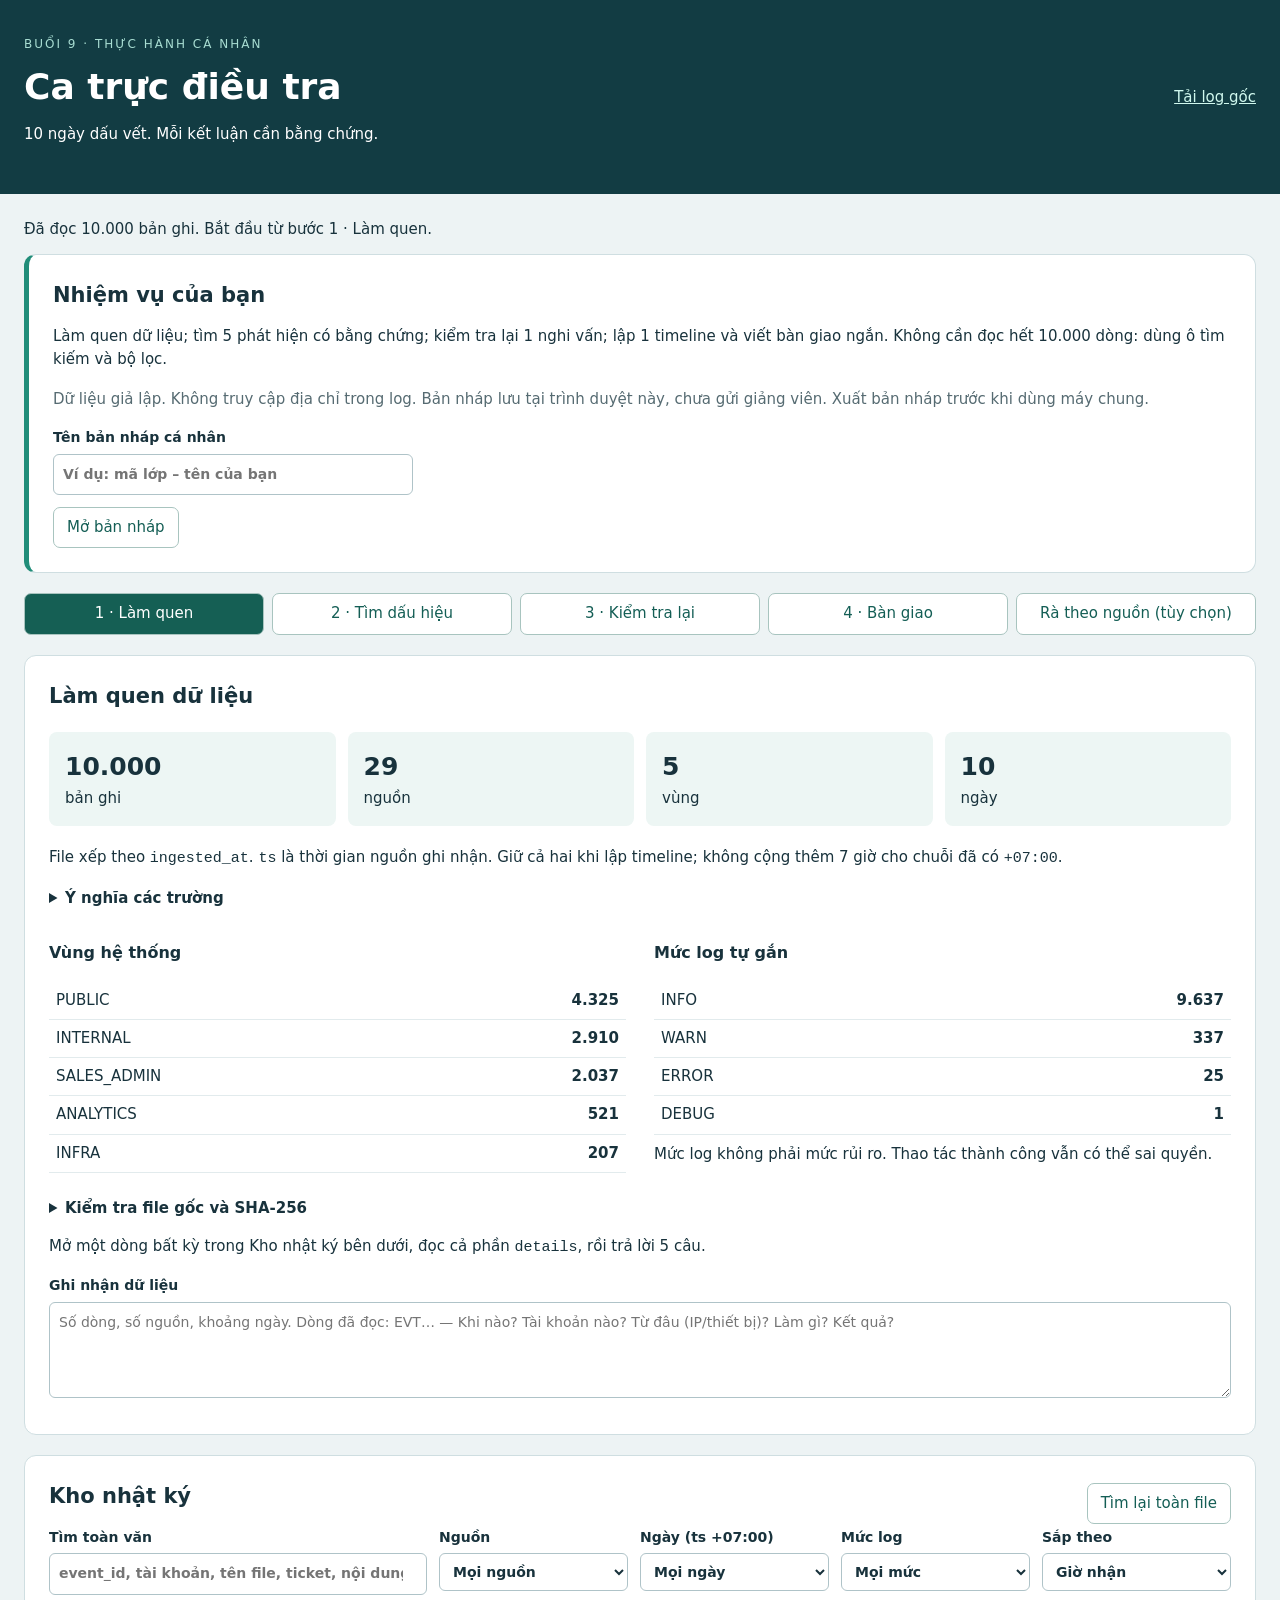
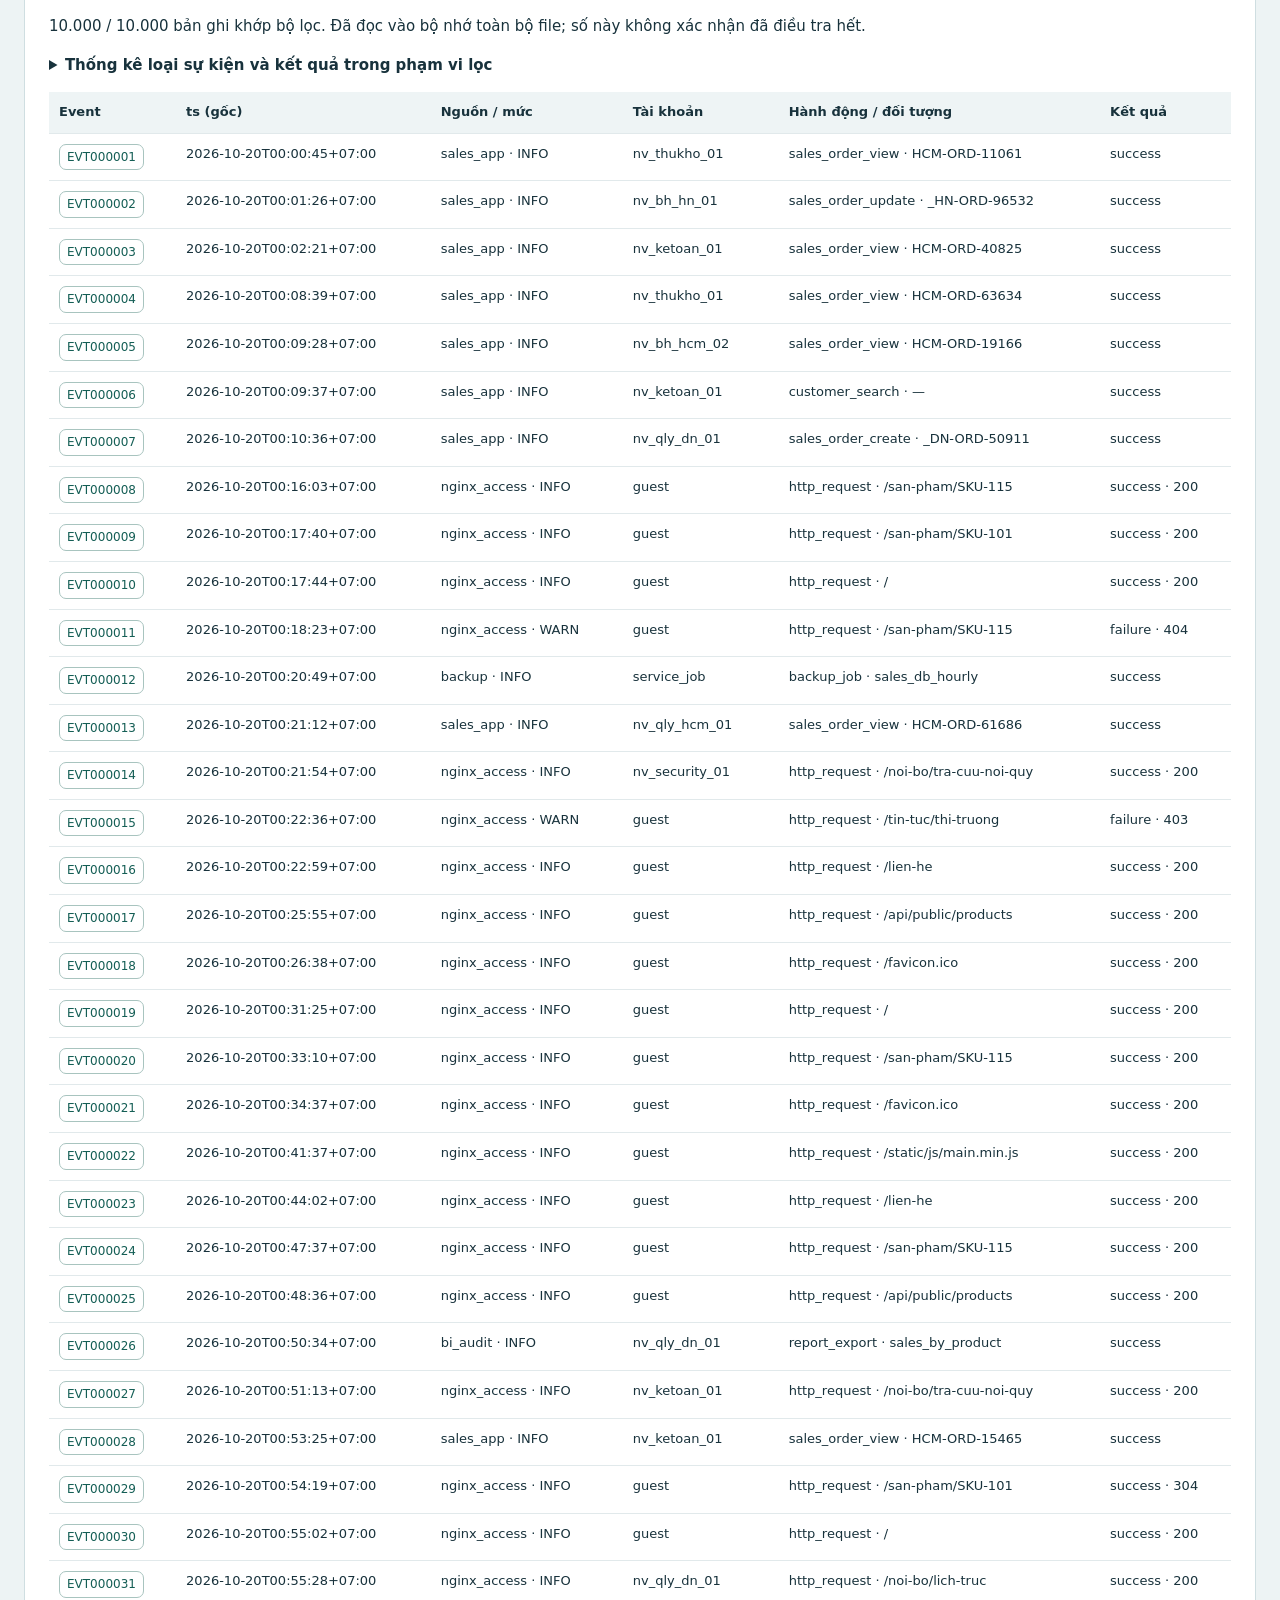
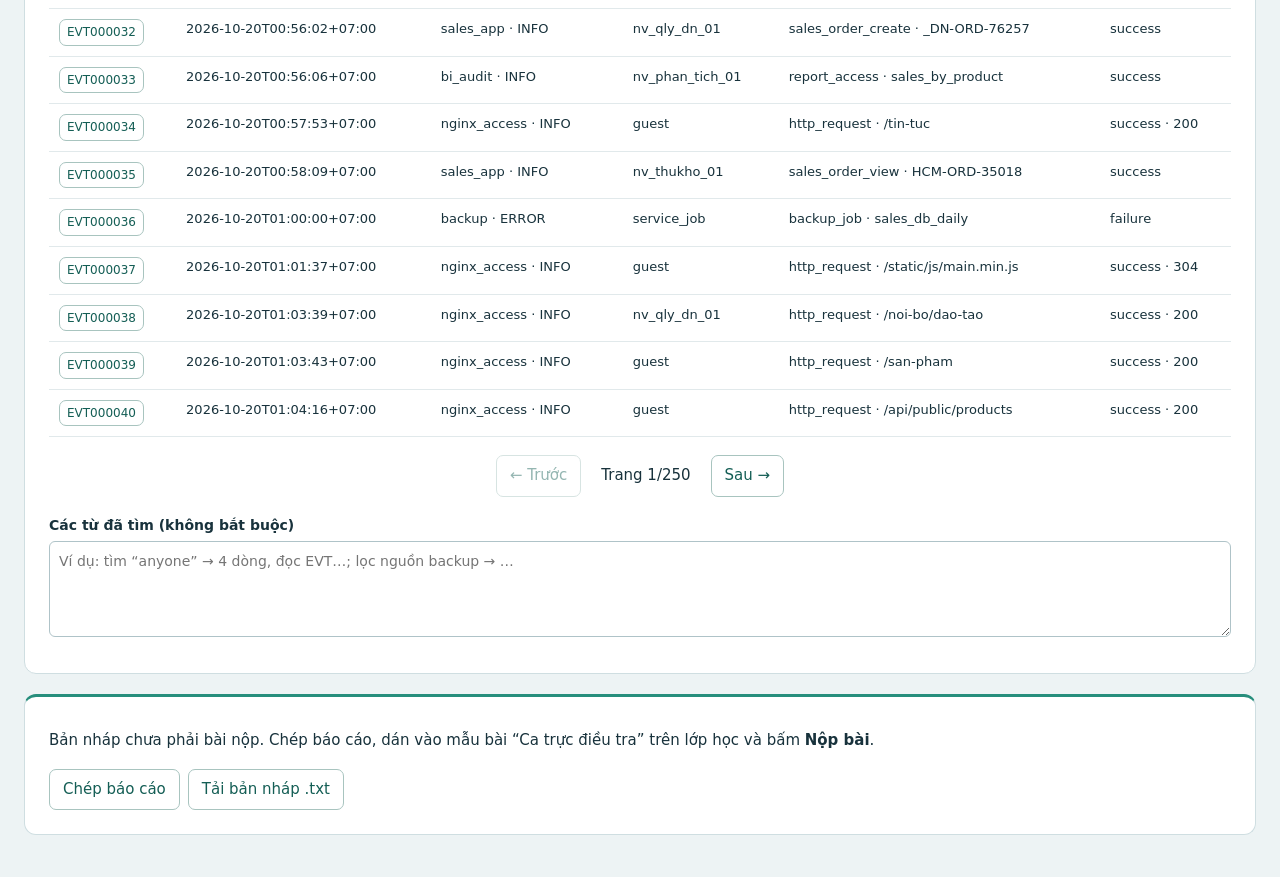
<file: app/static/labs/logs/index.html>
<!doctype html>
<html lang="vi">
<head><meta charset="utf-8"><meta name="viewport" content="width=device-width,initial-scale=1"><title>Buổi 9 · Bàn điều tra nhật ký</title><link rel="stylesheet" href="style.css"></head>
<body>
<header><div><span class="eyebrow">BUỔI 9 · THỰC HÀNH CÁ NHÂN</span><h1>Ca trực điều tra</h1><p>10 ngày dấu vết. Mỗi kết luận cần bằng chứng.</p></div><a href="nhat_ky.jsonl.log" download="nhat_ky_website_10000_dong.jsonl.log">Tải log gốc</a></header>
<main>
<div id="status" role="status" aria-live="polite">Đang đọc nhật ký…</div>
<section class="brief"><h2>Nhiệm vụ của bạn</h2><p>Làm quen dữ liệu; tìm 5 phát hiện có bằng chứng; kiểm tra lại 1 nghi vấn; lập 1 timeline và viết bàn giao ngắn. Không cần đọc hết 10.000 dòng: dùng ô tìm kiếm và bộ lọc.</p><p class="muted">Dữ liệu giả lập. Không truy cập địa chỉ trong log. Bản nháp lưu tại trình duyệt này, chưa gửi giảng viên. Xuất bản nháp trước khi dùng máy chung.</p><label>Tên bản nháp cá nhân <input id="profile" placeholder="Ví dụ: mã lớp – tên của bạn" maxlength="100"></label><button id="load-draft">Mở bản nháp</button><span id="draft-status" role="status"></span></section>
<nav aria-label="Các bước"><button data-tab="map" class="active">1 · Làm quen</button><button data-tab="investigate">2 · Tìm dấu hiệu</button><button data-tab="reflect">3 · Kiểm tra lại</button><button data-tab="handover">4 · Bàn giao</button><button data-tab="scan">Rà theo nguồn (tùy chọn)</button></nav>
<section id="map" class="panel"><h2>Làm quen dữ liệu</h2><div id="metrics" class="metrics"></div><p>File xếp theo <code>ingested_at</code>. <code>ts</code> là thời gian nguồn ghi nhận. Giữ cả hai khi lập timeline; không cộng thêm 7 giờ cho chuỗi đã có <code>+07:00</code>.</p><details><summary>Ý nghĩa các trường</summary><table class="fields"><tbody><tr><th><code>event_id</code></th><td>Mã duy nhất; 6 chữ số trùng số dòng trong file</td></tr><tr><th><code>ts</code></th><td>Thời gian hệ thống nguồn ghi nhận sự kiện</td></tr><tr><th><code>ingested_at</code></th><td>Thời gian hệ thống tập trung nhận sự kiện (dùng để sắp dòng)</td></tr><tr><th><code>source</code>, <code>zone</code>, <code>event_type</code></th><td>Nguồn ghi log, lớp hệ thống, loại hành động</td></tr><tr><th><code>severity</code></th><td>Mức do ứng dụng tự gắn; không phải mức rủi ro thực tế</td></tr><tr><th><code>actor_id</code>, <code>role</code>, <code>org_unit</code></th><td>Tài khoản, vai trò và chi nhánh/đơn vị danh nghĩa</td></tr><tr><th><code>src_ip</code>, <code>device_id</code>, <code>session_id</code>, <code>trace_id</code></th><td>Giúp liên kết dấu vết; không tự chứng minh danh tính người dùng thật</td></tr><tr><th><code>method</code>, <code>path</code>, <code>http_status</code></th><td>Trường HTTP nếu có; sự kiện khác có thể <code>null</code></td></tr><tr><th><code>resource_id</code>, <code>result</code>, <code>bytes_out</code></th><td>Đối tượng, kết quả và dung lượng phản hồi/tải xuống</td></tr><tr><th><code>details</code></th><td>Chi tiết theo hệ thống nguồn: số dòng xuất, chính sách, MFA, phân quyền, file, log…</td></tr></tbody></table></details><div class="two"><div><h3>Vùng hệ thống</h3><div id="zones"></div></div><div><h3>Mức log tự gắn</h3><div id="severities"></div><p>Mức log không phải mức rủi ro. Thao tác thành công vẫn có thể sai quyền.</p></div></div><details><summary>Kiểm tra file gốc và SHA-256</summary><p id="hash"></p><p>Mã băm kiểm tra bản nhận có bị thay đổi; không tự chứng minh log nguồn đầy đủ hoặc xác thực.</p></details><p>Mở một dòng bất kỳ trong Kho nhật ký bên dưới, đọc cả phần <code>details</code>, rồi trả lời 5 câu.</p><label>Ghi nhận dữ liệu<textarea data-note="nhan_ca" placeholder="Số dòng, số nguồn, khoảng ngày. Dòng đã đọc: EVT… — Khi nào? Tài khoản nào? Từ đâu (IP/thiết bị)? Làm gì? Kết quả?"></textarea></label></section>
<section id="scan" class="panel" hidden><h2>Rà theo nguồn và ngày (tùy chọn)</h2><p>Phần làm thêm, không bắt buộc. Bấm tên nguồn hoặc ngày để lọc, rồi ghi ngắn: thường thấy gì, có gì lạ. Chỉ những ô đã ghi mới đưa vào báo cáo.</p><p id="coverage"></p><h3>Theo nguồn</h3><div id="source-notes"></div><h3>Theo ngày của ts (+07:00)</h3><div id="day-notes"></div></section>
<section id="investigate" class="panel" hidden><h2>Tìm 5 phát hiện</h2><p>Năm phát hiện thuộc ít nhất 3 nhóm: <b>đăng nhập</b>, <b>quyền</b>, <b>chia sẻ dữ liệu</b>, <b>web/CSDL</b>, <b>sao lưu</b>, <b>giám sát/log</b>. Ít nhất 1 phát hiện là thao tác thành công (INFO) nhưng vẫn đáng lo.</p><h3>Gợi ý chỗ bắt đầu</h3><p class="muted">Bấm một gợi ý để tìm trên toàn file, rồi mở từng dòng đọc phần details.</p><div class="chips" id="hints"><button type="button" data-hint="anyone">anyone – file mở cho người ngoài?</button><button type="button" data-hint="public_read">public_read – dữ liệu công khai?</button><button type="button" data-hint="disabled">disabled – bảo vệ bị tắt?</button><button type="button" data-hint='"approved_ticket":null'>Xuất dữ liệu không có phê duyệt?</button><button type="button" data-hint="unmanaged">unmanaged – thiết bị lạ?</button><button type="button" data-hint="" data-source="backup">Nguồn backup – sao lưu lỗi?</button></div><p>Thấy dòng lạ: bấm vào <b>actor_id</b> hoặc <b>resource_id</b> trong cửa sổ chi tiết để xem tài khoản/đối tượng đó còn xuất hiện ở đâu, kể cả ngày khác.</p><label>Năm phát hiện<textarea data-note="ho_so" rows="12" placeholder="Phát hiện 1&#10;(a) Event/nguồn: EVT… (nguồn …)&#10;(b) Log cho thấy: trường = giá trị …&#10;(c) Vì sao đáng lo / có thể hợp lệ không: …&#10;(d) Ưu tiên Cao/Vừa/Thấp – việc nên làm tiếp: …&#10;&#10;Phát hiện 2 …"></textarea></label></section>
<section id="reflect" class="panel" hidden><h2>Kiểm tra lại một nghi vấn</h2><p>Chọn một dòng thoạt nhìn đáng ngờ (xuất nhiều dòng, làm ngoài giờ, gõ sai mật khẩu…). Tìm thêm các dòng liên quan, ví dụ cùng tài khoản trong vài phút trước và sau. Có phê duyệt, MFA, VPN công ty không? Sau đó quyết định hạ mức hay giữ nghi ngờ.</p><label>Kiểm tra lại<textarea data-note="phan_bien" rows="8" placeholder="Ban đầu tôi nghi … vì … Sau khi xem thêm EVT… tôi thấy … nên tôi hạ mức / vẫn giữ nghi ngờ. Còn cần hỏi …"></textarea></label></section>
<section id="handover" class="panel" hidden><h2>Timeline và bàn giao</h2><p>Chọn một phát hiện, ghim 3–5 event liên quan từ ít nhất 2 nguồn. Bảng dưới tự sắp theo thời gian.</p><div id="evidence"></div><label>Các dòng nối với nhau thế nào?<textarea data-note="timeline" placeholder="Ví dụ: cùng tài khoản, cùng tên file, cách nhau vài phút…"></textarea></label><label>Bàn giao ca (tối đa 150 từ)<textarea data-note="ban_giao" rows="6" placeholder="3 việc ưu tiên; bằng chứng cần giữ; cần hỏi ai hoặc bộ phận nào."></textarea></label><p id="word-count"></p></section>
<section class="explorer"><div class="section-title"><h2>Kho nhật ký</h2><button id="reset">Tìm lại toàn file</button></div><div class="filters"><label>Tìm toàn văn<input id="query" type="search" placeholder="event_id, tài khoản, tên file, ticket, nội dung details…"></label><label>Nguồn<select id="source"><option value="">Mọi nguồn</option></select></label><label>Ngày (ts +07:00)<select id="day"><option value="">Mọi ngày</option></select></label><label>Mức log<select id="severity"><option value="">Mọi mức</option></select></label><label>Sắp theo<select id="sort"><option value="ingested_at">Giờ nhận</option><option value="ts">Giờ nguồn</option></select></label></div><p id="result-count" aria-live="polite"></p><details><summary>Thống kê loại sự kiện và kết quả trong phạm vi lọc</summary><div id="distribution"></div></details><div class="table-scroll"><table><thead><tr><th>Event</th><th>ts (gốc)</th><th>Nguồn / mức</th><th>Tài khoản</th><th>Hành động / đối tượng</th><th>Kết quả</th></tr></thead><tbody id="rows"></tbody></table></div><div class="pager"><button id="prev">← Trước</button><span id="page"></span><button id="next">Sau →</button></div><label>Các từ đã tìm (không bắt buộc)<textarea data-note="truy_van" placeholder="Ví dụ: tìm “anyone” → 4 dòng, đọc EVT…; lọc nguồn backup → …"></textarea></label></section>
<footer><p>Bản nháp chưa phải bài nộp. Chép báo cáo, dán vào mẫu bài “Ca trực điều tra” trên lớp học và bấm <b>Nộp bài</b>.</p><button id="copy">Chép báo cáo</button><button id="download">Tải bản nháp .txt</button><span id="export-status" role="status"></span></footer>
</main><dialog id="detail"><div class="section-title"><h2 id="detail-title">Bản ghi</h2><button id="close">Đóng</button></div><div id="pivots" class="chips"></div><pre id="json"></pre><button id="pin">Ghim bằng chứng</button></dialog>
<script src="lab.js"></script></body></html>
</file>
<file: app/static/labs/logs/style.css>
:root{font-family:system-ui,-apple-system,"Segoe UI",sans-serif;color:#18323c;background:#edf3f4;font-size:15px;line-height:1.55}*{box-sizing:border-box}body{margin:0}header{background:#123c43;color:white;padding:32px max(24px,calc((100vw - 1280px)/2));display:flex;justify-content:space-between;align-items:center;gap:24px}header a{color:#d0f8ee}h1{font-size:36px;margin:4px 0}h2{font-size:21px;margin:0 0 14px}h3{font-size:16px}.eyebrow{font-size:12px;letter-spacing:2px;color:#a8ddd2}main{max-width:1328px;padding:24px;margin:auto}section,footer{background:white;border:1px solid #cfdee1;border-radius:12px;padding:24px;margin-bottom:20px}p{margin:8px 0 16px}.muted{color:#566b72}.brief{border-left:5px solid #218d79}button,input,select,textarea{font:inherit}button{background:#fff;color:#145e55;border:1px solid #a8c4bf;border-radius:7px;padding:8px 13px;cursor:pointer}button:hover{background:#e8f5f1}button:disabled{opacity:.45;cursor:default}button:focus-visible,a:focus-visible,input:focus-visible,textarea:focus-visible,select:focus-visible{outline:3px solid #258e80;outline-offset:2px}input,select,textarea{background:#fff;border:1px solid #afc3c8;border-radius:6px;padding:9px;max-width:100%;color:#18323c}label{display:block;font-size:14px;font-weight:600}label input,label select,label textarea{display:block;width:100%;margin:5px 0 12px}textarea{min-height:96px;resize:vertical;font-weight:400}.brief input{max-width:360px}nav{display:flex;gap:8px;margin:20px 0;flex-wrap:wrap}nav button{flex:1;min-width:150px}.active{background:#155f54;color:white}.metrics{display:grid;grid-template-columns:repeat(4,1fr);gap:12px;margin:20px 0}.metric{padding:16px;background:#edf6f4;border-radius:8px}.metric strong{display:block;font-size:25px}.two{display:grid;grid-template-columns:1fr 1fr;gap:28px}.stat{display:flex;justify-content:space-between;padding:7px;border-bottom:1px solid #e2ebed}.section-title{display:flex;justify-content:space-between;align-items:center;gap:15px}.filters{display:grid;grid-template-columns:2fr repeat(4,1fr);gap:12px}.table-scroll{overflow:auto}table{border-collapse:collapse;width:100%;font-size:13px}th{text-align:left;background:#eef4f5}th,td{padding:10px;border-bottom:1px solid #e1e9eb;vertical-align:top}td{max-width:300px;overflow-wrap:anywhere}td button{padding:3px 7px;font-size:12px}.pager{display:flex;justify-content:center;align-items:center;gap:20px;margin:18px}.chips{display:flex;flex-wrap:wrap;gap:8px;margin:14px 0}.chips span{background:#e9f3f0;border-radius:20px;padding:5px 12px;font-size:13px}details{margin:15px 0}summary{cursor:pointer;font-weight:600}.review-row{display:grid;grid-template-columns:190px 90px 1fr;gap:12px;align-items:center;border-bottom:1px solid #e0eaeb;padding:10px 0}.review-row textarea{min-height:65px;width:100%}dialog{width:min(950px,95vw);max-height:90vh;border:1px solid #98b5b4;border-radius:12px;padding:24px}dialog::backdrop{background:#102e3bab}pre{white-space:pre-wrap;overflow-wrap:anywhere;background:#f1f6f7;padding:16px;font-size:13px}#hash{overflow-wrap:anywhere;font-family:monospace}#status{padding-bottom:12px}footer{position:relative;border-top:3px solid #278e7c}footer button{margin-right:8px}#export-status,#draft-status{font-size:13px;margin-left:10px}.evidence-row{padding:12px;border:1px solid #d4e2df;border-radius:8px;margin:8px 0}.evidence-row select{margin:0 12px}#word-count{color:#566b72}@media(max-width:760px){header{padding:24px;display:block}h1{font-size:29px}main{padding:12px}section,footer{padding:16px}.metrics{grid-template-columns:1fr 1fr}.two{grid-template-columns:1fr}.filters{grid-template-columns:1fr 1fr}.filters label:first-child{grid-column:1/-1}.review-row{grid-template-columns:1fr 70px}.review-row textarea{grid-column:1/-1}.section-title{align-items:start}nav button{min-width:120px}}

nav button.active,nav button.active:hover{background:#155f54;color:#fff}table{min-width:900px}
table.fields{min-width:0}table.fields th{width:38%;background:#f4f8f8;font-weight:600}
</file>
